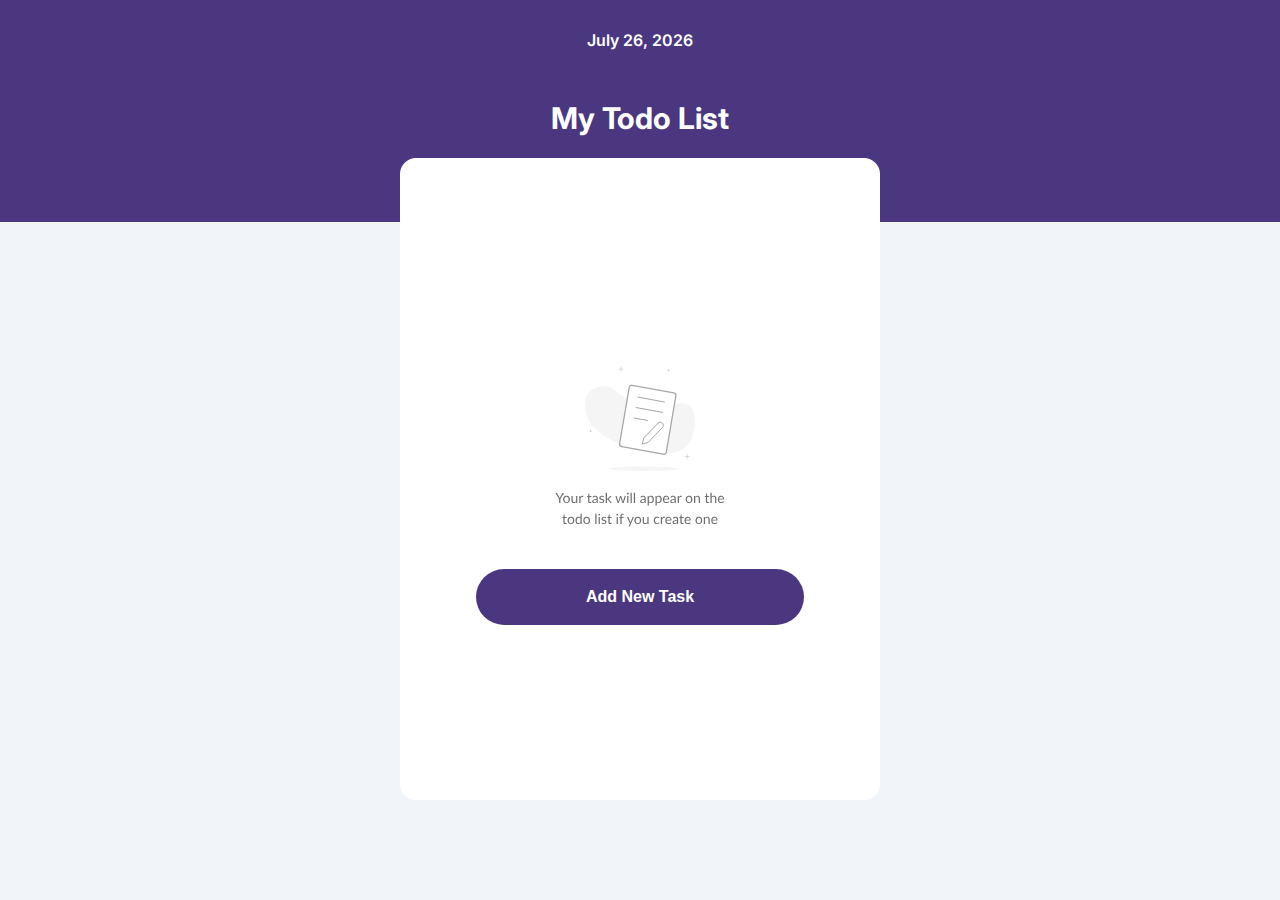
<file: index.html>
<!DOCTYPE html>
<html lang="en">
  <head>
    <meta charset="UTF-8" />
    <meta name="viewport" content="width=device-width, initial-scale=1.0" />
    <title>My Todo App</title>
    <link rel="stylesheet" href="./style.css" />
    <link rel="preconnect" href="https://fonts.googleapis.com" />
    <link rel="preconnect" href="https://fonts.gstatic.com" crossorigin />
    <link
      href="https://fonts.googleapis.com/css2?family=Inter:ital,opsz,wght@0,14..32,100..900;1,14..32,100..900&display=swap"
      rel="stylesheet"
    />
  </head>
  <body>
    <div class="home-page">
      <header>
        <div class="header-section">
          <h1 id="dateDisplay">October 20, 2024</h1>
          <p class="header-title">My Todo List</p>
        </div>
      </header>
      <main>
        <div class="main-section">
          <div class="main-content">
            <div class="incomplete-main-content">
              <ul id="incomplete-todo-list" class="incomplete-todo-list"></ul>

              <svg
                class="no-todo-icon"
                width="180"
                height="163"
                viewBox="0 0 180 163"
                fill="none"
                xmlns="http://www.w3.org/2000/svg"
              >
                <path
                  d="M109.111 38.6132C101.292 38.6616 93.3513 38.2837 85.924 36.1418C78.4968 34 71.9281 29.9586 65.9564 25.2388C62.0469 22.1666 58.4919 19.7243 53.416 20.0926C48.4531 20.3635 43.7059 22.2869 39.8772 25.578C33.4204 31.4511 34.4001 42.3057 36.9754 49.9426C40.8569 61.4465 52.6696 69.4323 62.7 74.6367C74.298 80.6551 87.0344 84.1538 99.8081 86.1599C111.005 87.9238 125.383 89.2128 135.078 81.6146C143.989 74.6464 146.433 58.7135 144.25 47.9558C143.719 44.7785 142.09 41.9115 139.669 39.8925C133.408 35.1436 124.077 38.3127 117.042 38.4775C114.476 38.5356 111.779 38.6035 109.111 38.6132Z"
                  fill="#F5F5F5"
                />
                <path
                  d="M70.9854 1V5.16737"
                  stroke="#A7A7A7"
                  stroke-width="0.384396"
                  stroke-linecap="round"
                  stroke-linejoin="round"
                />
                <path
                  d="M68.9795 3.08346H72.9917"
                  stroke="#A7A7A7"
                  stroke-width="0.384396"
                  stroke-linecap="round"
                  stroke-linejoin="round"
                />
                <path
                  d="M137.233 88.4608V92.6281"
                  stroke="#A7A7A7"
                  stroke-width="0.384396"
                  stroke-linecap="round"
                  stroke-linejoin="round"
                />
                <path
                  d="M135.227 90.5443H139.24"
                  stroke="#A7A7A7"
                  stroke-width="0.384396"
                  stroke-linecap="round"
                  stroke-linejoin="round"
                />
                <path
                  d="M40.6701 66.0691C41.1752 66.0691 41.5845 65.6439 41.5845 65.1193C41.5845 64.5948 41.1752 64.1695 40.6701 64.1695C40.1651 64.1695 39.7557 64.5948 39.7557 65.1193C39.7557 65.6439 40.1651 66.0691 40.6701 66.0691Z"
                  fill="#C4C4C4"
                />
                <path
                  d="M118.525 5.30306C119.03 5.30306 119.44 4.87784 119.44 4.35329C119.44 3.82875 119.03 3.40352 118.525 3.40352C118.02 3.40352 117.611 3.82875 117.611 4.35329C117.611 4.87784 118.02 5.30306 118.525 5.30306Z"
                  fill="#C4C4C4"
                />
                <path
                  d="M93.1832 105C112.095 105 127.427 104.011 127.427 102.79C127.427 101.57 112.095 100.581 93.1832 100.581C74.2711 100.581 58.9397 101.57 58.9397 102.79C58.9397 104.011 74.2711 105 93.1832 105Z"
                  fill="#F5F5F5"
                />
                <g clip-path="url(#clip0_78_1146)">
                  <path
                    d="M123.779 26.9033L82.1625 19.2657C80.7723 19.0106 79.4463 19.9743 79.2007 21.4182L69.6617 77.4944C69.4161 78.9383 70.3439 80.3156 71.734 80.5708L113.351 88.2083C114.741 88.4634 116.067 87.4997 116.312 86.0558L125.851 29.9796C126.097 28.5357 125.169 27.1584 123.779 26.9033Z"
                    fill="white"
                    stroke="#A7A7A7"
                    stroke-width="1.3"
                    stroke-linecap="round"
                    stroke-linejoin="round"
                  />
                  <path
                    d="M87.9219 31.1024L114.435 35.9675"
                    stroke="#A7A7A7"
                    stroke-linecap="round"
                    stroke-linejoin="round"
                  />
                  <path
                    d="M112.665 46.4246L86.1486 41.5627"
                    stroke="#A7A7A7"
                    stroke-linecap="round"
                    stroke-linejoin="round"
                  />
                  <path
                    d="M97.6349 54.4524L84.3785 52.0198"
                    stroke="#A7A7A7"
                    stroke-linecap="round"
                    stroke-linejoin="round"
                  />
                  <path
                    d="M108.194 57.0509C108.473 56.7604 108.805 56.5299 109.171 56.3726C109.536 56.2154 109.928 56.1345 110.324 56.1345C110.719 56.1345 111.111 56.2154 111.476 56.3726C111.842 56.5299 112.174 56.7604 112.454 57.0509C112.733 57.3414 112.955 57.6864 113.107 58.066C113.258 58.4456 113.336 58.8524 113.336 59.2633C113.336 59.6742 113.258 60.0811 113.107 60.4607C112.955 60.8403 112.733 61.1852 112.454 61.4758L98.0758 76.4097L92.2182 78.069L93.8157 71.9848L108.194 57.0509Z"
                    stroke="#A7A7A7"
                    stroke-linecap="round"
                    stroke-linejoin="round"
                  />
                </g>
                <path
                  d="M10.4113 133.003V137H9.05326V133.003L5.37826 126.969H6.56826C6.68959 126.969 6.78526 126.999 6.85526 127.06C6.92526 127.116 6.98592 127.191 7.03726 127.284L9.33326 131.183C9.41726 131.346 9.49426 131.5 9.56426 131.645C9.63426 131.785 9.69492 131.927 9.74626 132.072C9.79759 131.927 9.85592 131.785 9.92126 131.645C9.98659 131.5 10.0589 131.346 10.1383 131.183L12.4273 127.284C12.4693 127.205 12.5276 127.132 12.6023 127.067C12.6769 127.002 12.7726 126.969 12.8893 126.969H14.0863L10.4113 133.003ZM16.5453 129.797C17.0633 129.797 17.53 129.883 17.9453 130.056C18.3607 130.229 18.7153 130.474 19.0093 130.791C19.3033 131.108 19.5273 131.493 19.6813 131.946C19.84 132.394 19.9193 132.896 19.9193 133.451C19.9193 134.011 19.84 134.515 19.6813 134.963C19.5273 135.411 19.3033 135.794 19.0093 136.111C18.7153 136.428 18.3607 136.673 17.9453 136.846C17.53 137.014 17.0633 137.098 16.5453 137.098C16.0227 137.098 15.5513 137.014 15.1313 136.846C14.716 136.673 14.3613 136.428 14.0673 136.111C13.7733 135.794 13.547 135.411 13.3883 134.963C13.2343 134.515 13.1573 134.011 13.1573 133.451C13.1573 132.896 13.2343 132.394 13.3883 131.946C13.547 131.493 13.7733 131.108 14.0673 130.791C14.3613 130.474 14.716 130.229 15.1313 130.056C15.5513 129.883 16.0227 129.797 16.5453 129.797ZM16.5453 136.125C17.2453 136.125 17.768 135.892 18.1133 135.425C18.4587 134.954 18.6313 134.298 18.6313 133.458C18.6313 132.613 18.4587 131.955 18.1133 131.484C17.768 131.013 17.2453 130.777 16.5453 130.777C16.1907 130.777 15.8803 130.838 15.6143 130.959C15.353 131.08 15.1337 131.255 14.9563 131.484C14.7837 131.713 14.653 131.995 14.5643 132.331C14.4803 132.662 14.4383 133.038 14.4383 133.458C14.4383 134.298 14.611 134.954 14.9563 135.425C15.3063 135.892 15.836 136.125 16.5453 136.125ZM27.3307 129.909V137H26.5887C26.4114 137 26.2994 136.914 26.2527 136.741L26.1547 135.978C25.8467 136.319 25.5014 136.594 25.1187 136.804C24.736 137.009 24.2974 137.112 23.8027 137.112C23.4154 137.112 23.0724 137.049 22.7737 136.923C22.4797 136.792 22.2324 136.61 22.0317 136.377C21.831 136.144 21.6794 135.861 21.5767 135.53C21.4787 135.199 21.4297 134.832 21.4297 134.431V129.909H22.6757V134.431C22.6757 134.968 22.797 135.383 23.0397 135.677C23.287 135.971 23.6627 136.118 24.1667 136.118C24.5354 136.118 24.8784 136.032 25.1957 135.859C25.5177 135.682 25.814 135.439 26.0847 135.131V129.909H27.3307ZM30.4893 131.33C30.7133 130.845 30.9887 130.467 31.3153 130.196C31.642 129.921 32.041 129.783 32.5123 129.783C32.6617 129.783 32.804 129.799 32.9393 129.832C33.0793 129.865 33.203 129.916 33.3103 129.986L33.2193 130.917C33.1913 131.034 33.1213 131.092 33.0093 131.092C32.944 131.092 32.8483 131.078 32.7223 131.05C32.5963 131.022 32.454 131.008 32.2953 131.008C32.0713 131.008 31.8707 131.041 31.6933 131.106C31.5207 131.171 31.3643 131.269 31.2243 131.4C31.089 131.526 30.9653 131.685 30.8533 131.876C30.746 132.063 30.648 132.277 30.5593 132.52V137H29.3063V129.909H30.0203C30.1557 129.909 30.249 129.935 30.3003 129.986C30.3517 130.037 30.3867 130.126 30.4053 130.252L30.4893 131.33ZM39.8642 137.112C39.3042 137.112 38.8725 136.956 38.5692 136.643C38.2705 136.33 38.1212 135.88 38.1212 135.292V130.952H37.2672C37.1925 130.952 37.1295 130.931 37.0782 130.889C37.0269 130.842 37.0012 130.772 37.0012 130.679V130.182L38.1632 130.035L38.4502 127.844C38.4642 127.774 38.4945 127.718 38.5412 127.676C38.5925 127.629 38.6579 127.606 38.7372 127.606H39.3672V130.049H41.4182V130.952H39.3672V135.208C39.3672 135.507 39.4395 135.728 39.5842 135.873C39.7289 136.018 39.9155 136.09 40.1442 136.09C40.2749 136.09 40.3869 136.074 40.4802 136.041C40.5782 136.004 40.6622 135.964 40.7322 135.922C40.8022 135.88 40.8605 135.843 40.9072 135.81C40.9585 135.773 41.0029 135.754 41.0402 135.754C41.1055 135.754 41.1639 135.794 41.2152 135.873L41.5792 136.468C41.3645 136.669 41.1055 136.827 40.8022 136.944C40.4989 137.056 40.1862 137.112 39.8642 137.112ZM46.5478 133.808C45.9738 133.827 45.4838 133.873 45.0778 133.948C44.6764 134.018 44.3474 134.111 44.0908 134.228C43.8388 134.345 43.6544 134.482 43.5378 134.641C43.4258 134.8 43.3698 134.977 43.3698 135.173C43.3698 135.36 43.4001 135.521 43.4608 135.656C43.5214 135.791 43.6031 135.903 43.7058 135.992C43.8131 136.076 43.9368 136.139 44.0768 136.181C44.2214 136.218 44.3754 136.237 44.5388 136.237C44.7581 136.237 44.9588 136.216 45.1408 136.174C45.3228 136.127 45.4931 136.062 45.6518 135.978C45.8151 135.894 45.9691 135.794 46.1138 135.677C46.2631 135.56 46.4078 135.427 46.5478 135.278V133.808ZM42.5228 130.91C42.9148 130.532 43.3371 130.25 43.7898 130.063C44.2424 129.876 44.7441 129.783 45.2948 129.783C45.6914 129.783 46.0438 129.848 46.3518 129.979C46.6598 130.11 46.9188 130.292 47.1288 130.525C47.3388 130.758 47.4974 131.041 47.6048 131.372C47.7121 131.703 47.7658 132.067 47.7658 132.464V137H47.2128C47.0914 137 46.9981 136.981 46.9328 136.944C46.8674 136.902 46.8161 136.823 46.7788 136.706L46.6388 136.034C46.4521 136.207 46.2701 136.361 46.0928 136.496C45.9154 136.627 45.7288 136.739 45.5328 136.832C45.3368 136.921 45.1268 136.988 44.9028 137.035C44.6834 137.086 44.4384 137.112 44.1678 137.112C43.8924 137.112 43.6334 137.075 43.3908 137C43.1481 136.921 42.9358 136.804 42.7538 136.65C42.5764 136.496 42.4341 136.302 42.3268 136.069C42.2241 135.831 42.1728 135.551 42.1728 135.229C42.1728 134.949 42.2498 134.681 42.4038 134.424C42.5578 134.163 42.8074 133.932 43.1528 133.731C43.4981 133.53 43.9484 133.367 44.5038 133.241C45.0591 133.11 45.7404 133.036 46.5478 133.017V132.464C46.5478 131.913 46.4288 131.498 46.1908 131.218C45.9528 130.933 45.6051 130.791 45.1478 130.791C44.8398 130.791 44.5808 130.831 44.3708 130.91C44.1654 130.985 43.9858 131.071 43.8318 131.169C43.6824 131.262 43.5518 131.349 43.4398 131.428C43.3324 131.503 43.2251 131.54 43.1178 131.54C43.0338 131.54 42.9614 131.519 42.9008 131.477C42.8401 131.43 42.7888 131.374 42.7468 131.309L42.5228 130.91ZM53.7938 131.078C53.7378 131.181 53.6514 131.232 53.5348 131.232C53.4648 131.232 53.3854 131.206 53.2968 131.155C53.2081 131.104 53.0984 131.048 52.9678 130.987C52.8418 130.922 52.6901 130.863 52.5128 130.812C52.3354 130.756 52.1254 130.728 51.8828 130.728C51.6728 130.728 51.4838 130.756 51.3158 130.812C51.1478 130.863 51.0031 130.936 50.8818 131.029C50.7651 131.122 50.6741 131.232 50.6088 131.358C50.5481 131.479 50.5178 131.612 50.5178 131.757C50.5178 131.939 50.5691 132.091 50.6718 132.212C50.7791 132.333 50.9191 132.438 51.0918 132.527C51.2644 132.616 51.4604 132.695 51.6798 132.765C51.8991 132.83 52.1231 132.903 52.3518 132.982C52.5851 133.057 52.8114 133.141 53.0308 133.234C53.2501 133.327 53.4461 133.444 53.6188 133.584C53.7914 133.724 53.9291 133.897 54.0318 134.102C54.1391 134.303 54.1928 134.545 54.1928 134.83C54.1928 135.157 54.1344 135.46 54.0178 135.74C53.9011 136.015 53.7284 136.256 53.4998 136.461C53.2711 136.662 52.9911 136.82 52.6598 136.937C52.3284 137.054 51.9458 137.112 51.5118 137.112C51.0171 137.112 50.5691 137.033 50.1678 136.874C49.7664 136.711 49.4258 136.503 49.1458 136.251L49.4398 135.775C49.4771 135.714 49.5214 135.668 49.5728 135.635C49.6241 135.602 49.6894 135.586 49.7688 135.586C49.8528 135.586 49.9414 135.619 50.0348 135.684C50.1281 135.749 50.2401 135.822 50.3708 135.901C50.5061 135.98 50.6694 136.053 50.8608 136.118C51.0521 136.183 51.2901 136.216 51.5748 136.216C51.8174 136.216 52.0298 136.186 52.2118 136.125C52.3938 136.06 52.5454 135.973 52.6668 135.866C52.7881 135.759 52.8768 135.635 52.9328 135.495C52.9934 135.355 53.0238 135.206 53.0238 135.047C53.0238 134.851 52.9701 134.69 52.8628 134.564C52.7601 134.433 52.6224 134.324 52.4498 134.235C52.2771 134.142 52.0788 134.062 51.8548 133.997C51.6354 133.927 51.4091 133.855 51.1758 133.78C50.9471 133.705 50.7208 133.621 50.4968 133.528C50.2774 133.43 50.0814 133.309 49.9088 133.164C49.7361 133.019 49.5961 132.842 49.4888 132.632C49.3861 132.417 49.3348 132.158 49.3348 131.855C49.3348 131.584 49.3908 131.325 49.5028 131.078C49.6148 130.826 49.7781 130.607 49.9928 130.42C50.2074 130.229 50.4711 130.077 50.7838 129.965C51.0964 129.853 51.4534 129.797 51.8548 129.797C52.3214 129.797 52.7391 129.872 53.1078 130.021C53.4811 130.166 53.8031 130.366 54.0738 130.623L53.7938 131.078ZM56.9734 126.689V132.758H57.2954C57.3887 132.758 57.4657 132.746 57.5264 132.723C57.5917 132.695 57.6594 132.641 57.7294 132.562L59.9694 130.161C60.0347 130.082 60.1024 130.021 60.1724 129.979C60.2471 129.932 60.3451 129.909 60.4664 129.909H61.5934L58.9824 132.688C58.8564 132.847 58.7211 132.97 58.5764 133.059C58.6604 133.115 58.7351 133.18 58.8004 133.255C58.8704 133.325 58.9357 133.407 58.9964 133.5L61.7684 137H60.6554C60.5481 137 60.4547 136.984 60.3754 136.951C60.3007 136.914 60.2354 136.848 60.1794 136.755L57.8484 133.85C57.7784 133.752 57.7084 133.689 57.6384 133.661C57.5731 133.628 57.4704 133.612 57.3304 133.612H56.9734V137H55.7204V126.689H56.9734ZM75.9037 129.909L73.6077 137H72.6207C72.4994 137 72.4154 136.921 72.3687 136.762L70.8007 131.953C70.7634 131.846 70.733 131.738 70.7097 131.631C70.6864 131.519 70.663 131.409 70.6397 131.302C70.6164 131.409 70.593 131.519 70.5697 131.631C70.5464 131.738 70.516 131.848 70.4787 131.96L68.8827 136.762C68.8407 136.921 68.7474 137 68.6027 137H67.6647L65.3687 129.909H66.3487C66.4467 129.909 66.5284 129.935 66.5937 129.986C66.6637 130.037 66.7104 130.098 66.7337 130.168L68.0917 134.732C68.171 135.068 68.234 135.385 68.2807 135.684C68.3227 135.53 68.3647 135.374 68.4067 135.215C68.4534 135.056 68.5024 134.895 68.5537 134.732L70.0517 130.14C70.075 130.07 70.1147 130.012 70.1707 129.965C70.2314 129.918 70.3037 129.895 70.3877 129.895H70.9337C71.027 129.895 71.104 129.918 71.1647 129.965C71.2254 130.012 71.2674 130.07 71.2907 130.14L72.7537 134.732C72.805 134.895 72.8517 135.056 72.8937 135.215C72.9357 135.374 72.9754 135.53 73.0127 135.684C73.036 135.53 73.064 135.376 73.0967 135.222C73.134 135.063 73.1737 134.9 73.2157 134.732L74.6017 130.168C74.625 130.093 74.6694 130.033 74.7347 129.986C74.8 129.935 74.877 129.909 74.9657 129.909H75.9037ZM78.4329 129.909V137H77.1869V129.909H78.4329ZM78.6989 127.683C78.6989 127.804 78.6732 127.919 78.6219 128.026C78.5752 128.129 78.5099 128.222 78.4259 128.306C78.3465 128.385 78.2509 128.448 78.1389 128.495C78.0315 128.542 77.9172 128.565 77.7959 128.565C77.6745 128.565 77.5602 128.542 77.4529 128.495C77.3502 128.448 77.2592 128.385 77.1799 128.306C77.1005 128.222 77.0375 128.129 76.9909 128.026C76.9442 127.919 76.9209 127.804 76.9209 127.683C76.9209 127.562 76.9442 127.447 76.9909 127.34C77.0375 127.228 77.1005 127.132 77.1799 127.053C77.2592 126.969 77.3502 126.904 77.4529 126.857C77.5602 126.81 77.6745 126.787 77.7959 126.787C77.9172 126.787 78.0315 126.81 78.1389 126.857C78.2509 126.904 78.3465 126.969 78.4259 127.053C78.5099 127.132 78.5752 127.228 78.6219 127.34C78.6732 127.447 78.6989 127.562 78.6989 127.683ZM81.7682 126.689V137H80.5222V126.689H81.7682ZM85.0768 126.689V137H83.8308V126.689H85.0768ZM94.5224 133.808C93.9484 133.827 93.4584 133.873 93.0524 133.948C92.651 134.018 92.322 134.111 92.0654 134.228C91.8134 134.345 91.629 134.482 91.5124 134.641C91.4004 134.8 91.3444 134.977 91.3444 135.173C91.3444 135.36 91.3747 135.521 91.4354 135.656C91.496 135.791 91.5777 135.903 91.6804 135.992C91.7877 136.076 91.9114 136.139 92.0514 136.181C92.196 136.218 92.35 136.237 92.5134 136.237C92.7327 136.237 92.9334 136.216 93.1154 136.174C93.2974 136.127 93.4677 136.062 93.6264 135.978C93.7897 135.894 93.9437 135.794 94.0884 135.677C94.2377 135.56 94.3824 135.427 94.5224 135.278V133.808ZM90.4974 130.91C90.8894 130.532 91.3117 130.25 91.7644 130.063C92.217 129.876 92.7187 129.783 93.2694 129.783C93.666 129.783 94.0184 129.848 94.3264 129.979C94.6344 130.11 94.8934 130.292 95.1034 130.525C95.3134 130.758 95.472 131.041 95.5794 131.372C95.6867 131.703 95.7404 132.067 95.7404 132.464V137H95.1874C95.066 137 94.9727 136.981 94.9074 136.944C94.842 136.902 94.7907 136.823 94.7534 136.706L94.6134 136.034C94.4267 136.207 94.2447 136.361 94.0674 136.496C93.89 136.627 93.7034 136.739 93.5074 136.832C93.3114 136.921 93.1014 136.988 92.8774 137.035C92.658 137.086 92.413 137.112 92.1424 137.112C91.867 137.112 91.608 137.075 91.3654 137C91.1227 136.921 90.9104 136.804 90.7284 136.65C90.551 136.496 90.4087 136.302 90.3014 136.069C90.1987 135.831 90.1474 135.551 90.1474 135.229C90.1474 134.949 90.2244 134.681 90.3784 134.424C90.5324 134.163 90.782 133.932 91.1274 133.731C91.4727 133.53 91.923 133.367 92.4784 133.241C93.0337 133.11 93.715 133.036 94.5224 133.017V132.464C94.5224 131.913 94.4034 131.498 94.1654 131.218C93.9274 130.933 93.5797 130.791 93.1224 130.791C92.8144 130.791 92.5554 130.831 92.3454 130.91C92.14 130.985 91.9604 131.071 91.8064 131.169C91.657 131.262 91.5264 131.349 91.4144 131.428C91.307 131.503 91.1997 131.54 91.0924 131.54C91.0084 131.54 90.936 131.519 90.8754 131.477C90.8147 131.43 90.7634 131.374 90.7214 131.309L90.4974 130.91ZM98.8914 135.292C99.12 135.6 99.3697 135.817 99.6404 135.943C99.911 136.069 100.214 136.132 100.55 136.132C101.213 136.132 101.722 135.896 102.076 135.425C102.431 134.954 102.608 134.282 102.608 133.409C102.608 132.947 102.566 132.55 102.482 132.219C102.403 131.888 102.286 131.617 102.132 131.407C101.978 131.192 101.789 131.036 101.565 130.938C101.341 130.84 101.087 130.791 100.802 130.791C100.396 130.791 100.039 130.884 99.7314 131.071C99.428 131.258 99.148 131.521 98.8914 131.862V135.292ZM98.8284 131.008C99.127 130.639 99.4724 130.343 99.8644 130.119C100.256 129.895 100.704 129.783 101.208 129.783C101.619 129.783 101.99 129.862 102.321 130.021C102.653 130.175 102.935 130.406 103.168 130.714C103.402 131.017 103.581 131.395 103.707 131.848C103.833 132.301 103.896 132.821 103.896 133.409C103.896 133.932 103.826 134.419 103.686 134.872C103.546 135.32 103.343 135.71 103.077 136.041C102.816 136.368 102.494 136.627 102.111 136.818C101.733 137.005 101.306 137.098 100.83 137.098C100.396 137.098 100.023 137.026 99.7104 136.881C99.4024 136.732 99.1294 136.526 98.8914 136.265V139.401H97.6384V129.909H98.3874C98.5647 129.909 98.6744 129.995 98.7164 130.168L98.8284 131.008ZM106.739 135.292C106.968 135.6 107.217 135.817 107.488 135.943C107.759 136.069 108.062 136.132 108.398 136.132C109.061 136.132 109.569 135.896 109.924 135.425C110.279 134.954 110.456 134.282 110.456 133.409C110.456 132.947 110.414 132.55 110.33 132.219C110.251 131.888 110.134 131.617 109.98 131.407C109.826 131.192 109.637 131.036 109.413 130.938C109.189 130.84 108.935 130.791 108.65 130.791C108.244 130.791 107.887 130.884 107.579 131.071C107.276 131.258 106.996 131.521 106.739 131.862V135.292ZM106.676 131.008C106.975 130.639 107.32 130.343 107.712 130.119C108.104 129.895 108.552 129.783 109.056 129.783C109.467 129.783 109.838 129.862 110.169 130.021C110.5 130.175 110.783 130.406 111.016 130.714C111.249 131.017 111.429 131.395 111.555 131.848C111.681 132.301 111.744 132.821 111.744 133.409C111.744 133.932 111.674 134.419 111.534 134.872C111.394 135.32 111.191 135.71 110.925 136.041C110.664 136.368 110.342 136.627 109.959 136.818C109.581 137.005 109.154 137.098 108.678 137.098C108.244 137.098 107.871 137.026 107.558 136.881C107.25 136.732 106.977 136.526 106.739 136.265V139.401H105.486V129.909H106.235C106.412 129.909 106.522 129.995 106.564 130.168L106.676 131.008ZM118.08 132.681C118.08 132.392 118.038 132.128 117.954 131.89C117.874 131.647 117.755 131.44 117.597 131.267C117.443 131.09 117.254 130.954 117.03 130.861C116.806 130.763 116.551 130.714 116.267 130.714C115.669 130.714 115.196 130.889 114.846 131.239C114.5 131.584 114.286 132.065 114.202 132.681H118.08ZM119.088 136.006C118.934 136.193 118.749 136.356 118.535 136.496C118.32 136.631 118.089 136.743 117.842 136.832C117.599 136.921 117.347 136.986 117.086 137.028C116.824 137.075 116.565 137.098 116.309 137.098C115.819 137.098 115.366 137.016 114.951 136.853C114.54 136.685 114.183 136.442 113.88 136.125C113.581 135.803 113.348 135.406 113.18 134.935C113.012 134.464 112.928 133.922 112.928 133.311C112.928 132.816 113.002 132.354 113.152 131.925C113.306 131.496 113.525 131.125 113.81 130.812C114.094 130.495 114.442 130.247 114.853 130.07C115.263 129.888 115.725 129.797 116.239 129.797C116.663 129.797 117.055 129.869 117.415 130.014C117.779 130.154 118.091 130.359 118.353 130.63C118.619 130.896 118.826 131.227 118.976 131.624C119.125 132.016 119.2 132.464 119.2 132.968C119.2 133.164 119.179 133.295 119.137 133.36C119.095 133.425 119.015 133.458 118.899 133.458H114.16C114.174 133.906 114.234 134.296 114.342 134.627C114.454 134.958 114.608 135.236 114.804 135.46C115 135.679 115.233 135.845 115.504 135.957C115.774 136.064 116.078 136.118 116.414 136.118C116.726 136.118 116.995 136.083 117.219 136.013C117.447 135.938 117.643 135.859 117.807 135.775C117.97 135.691 118.105 135.614 118.213 135.544C118.325 135.469 118.42 135.432 118.5 135.432C118.602 135.432 118.682 135.472 118.738 135.551L119.088 136.006ZM124.573 133.808C123.999 133.827 123.509 133.873 123.103 133.948C122.702 134.018 122.373 134.111 122.116 134.228C121.864 134.345 121.68 134.482 121.563 134.641C121.451 134.8 121.395 134.977 121.395 135.173C121.395 135.36 121.425 135.521 121.486 135.656C121.547 135.791 121.628 135.903 121.731 135.992C121.838 136.076 121.962 136.139 122.102 136.181C122.247 136.218 122.401 136.237 122.564 136.237C122.783 136.237 122.984 136.216 123.166 136.174C123.348 136.127 123.518 136.062 123.677 135.978C123.84 135.894 123.994 135.794 124.139 135.677C124.288 135.56 124.433 135.427 124.573 135.278V133.808ZM120.548 130.91C120.94 130.532 121.362 130.25 121.815 130.063C122.268 129.876 122.769 129.783 123.32 129.783C123.717 129.783 124.069 129.848 124.377 129.979C124.685 130.11 124.944 130.292 125.154 130.525C125.364 130.758 125.523 131.041 125.63 131.372C125.737 131.703 125.791 132.067 125.791 132.464V137H125.238C125.117 137 125.023 136.981 124.958 136.944C124.893 136.902 124.841 136.823 124.804 136.706L124.664 136.034C124.477 136.207 124.295 136.361 124.118 136.496C123.941 136.627 123.754 136.739 123.558 136.832C123.362 136.921 123.152 136.988 122.928 137.035C122.709 137.086 122.464 137.112 122.193 137.112C121.918 137.112 121.659 137.075 121.416 137C121.173 136.921 120.961 136.804 120.779 136.65C120.602 136.496 120.459 136.302 120.352 136.069C120.249 135.831 120.198 135.551 120.198 135.229C120.198 134.949 120.275 134.681 120.429 134.424C120.583 134.163 120.833 133.932 121.178 133.731C121.523 133.53 121.974 133.367 122.529 133.241C123.084 133.11 123.766 133.036 124.573 133.017V132.464C124.573 131.913 124.454 131.498 124.216 131.218C123.978 130.933 123.63 130.791 123.173 130.791C122.865 130.791 122.606 130.831 122.396 130.91C122.191 130.985 122.011 131.071 121.857 131.169C121.708 131.262 121.577 131.349 121.465 131.428C121.358 131.503 121.25 131.54 121.143 131.54C121.059 131.54 120.987 131.519 120.926 131.477C120.865 131.43 120.814 131.374 120.772 131.309L120.548 130.91ZM128.872 131.33C129.096 130.845 129.371 130.467 129.698 130.196C130.025 129.921 130.424 129.783 130.895 129.783C131.044 129.783 131.187 129.799 131.322 129.832C131.462 129.865 131.586 129.916 131.693 129.986L131.602 130.917C131.574 131.034 131.504 131.092 131.392 131.092C131.327 131.092 131.231 131.078 131.105 131.05C130.979 131.022 130.837 131.008 130.678 131.008C130.454 131.008 130.253 131.041 130.076 131.106C129.903 131.171 129.747 131.269 129.607 131.4C129.472 131.526 129.348 131.685 129.236 131.876C129.129 132.063 129.031 132.277 128.942 132.52V137H127.689V129.909H128.403C128.538 129.909 128.632 129.935 128.683 129.986C128.734 130.037 128.769 130.126 128.788 130.252L128.872 131.33ZM139.059 129.797C139.577 129.797 140.044 129.883 140.459 130.056C140.874 130.229 141.229 130.474 141.523 130.791C141.817 131.108 142.041 131.493 142.195 131.946C142.354 132.394 142.433 132.896 142.433 133.451C142.433 134.011 142.354 134.515 142.195 134.963C142.041 135.411 141.817 135.794 141.523 136.111C141.229 136.428 140.874 136.673 140.459 136.846C140.044 137.014 139.577 137.098 139.059 137.098C138.536 137.098 138.065 137.014 137.645 136.846C137.23 136.673 136.875 136.428 136.581 136.111C136.287 135.794 136.061 135.411 135.902 134.963C135.748 134.515 135.671 134.011 135.671 133.451C135.671 132.896 135.748 132.394 135.902 131.946C136.061 131.493 136.287 131.108 136.581 130.791C136.875 130.474 137.23 130.229 137.645 130.056C138.065 129.883 138.536 129.797 139.059 129.797ZM139.059 136.125C139.759 136.125 140.282 135.892 140.627 135.425C140.972 134.954 141.145 134.298 141.145 133.458C141.145 132.613 140.972 131.955 140.627 131.484C140.282 131.013 139.759 130.777 139.059 130.777C138.704 130.777 138.394 130.838 138.128 130.959C137.867 131.08 137.647 131.255 137.47 131.484C137.297 131.713 137.167 131.995 137.078 132.331C136.994 132.662 136.952 133.038 136.952 133.458C136.952 134.298 137.125 134.954 137.47 135.425C137.82 135.892 138.35 136.125 139.059 136.125ZM145.189 130.938C145.343 130.765 145.507 130.609 145.679 130.469C145.852 130.329 146.034 130.21 146.225 130.112C146.421 130.009 146.627 129.932 146.841 129.881C147.061 129.825 147.296 129.797 147.548 129.797C147.936 129.797 148.276 129.862 148.57 129.993C148.869 130.119 149.116 130.301 149.312 130.539C149.513 130.772 149.665 131.055 149.767 131.386C149.87 131.717 149.921 132.084 149.921 132.485V137H148.668V132.485C148.668 131.948 148.545 131.533 148.297 131.239C148.055 130.94 147.684 130.791 147.184 130.791C146.816 130.791 146.47 130.88 146.148 131.057C145.831 131.234 145.537 131.475 145.266 131.778V137H144.013V129.909H144.762C144.94 129.909 145.049 129.995 145.091 130.168L145.189 130.938ZM157.579 137.112C157.019 137.112 156.587 136.956 156.284 136.643C155.985 136.33 155.836 135.88 155.836 135.292V130.952H154.982C154.907 130.952 154.844 130.931 154.793 130.889C154.742 130.842 154.716 130.772 154.716 130.679V130.182L155.878 130.035L156.165 127.844C156.179 127.774 156.209 127.718 156.256 127.676C156.307 127.629 156.373 127.606 156.452 127.606H157.082V130.049H159.133V130.952H157.082V135.208C157.082 135.507 157.154 135.728 157.299 135.873C157.444 136.018 157.63 136.09 157.859 136.09C157.99 136.09 158.102 136.074 158.195 136.041C158.293 136.004 158.377 135.964 158.447 135.922C158.517 135.88 158.575 135.843 158.622 135.81C158.673 135.773 158.718 135.754 158.755 135.754C158.82 135.754 158.879 135.794 158.93 135.873L159.294 136.468C159.079 136.669 158.82 136.827 158.517 136.944C158.214 137.056 157.901 137.112 157.579 137.112ZM161.673 130.854C161.976 130.532 162.312 130.275 162.681 130.084C163.049 129.893 163.474 129.797 163.955 129.797C164.342 129.797 164.683 129.862 164.977 129.993C165.275 130.119 165.523 130.301 165.719 130.539C165.919 130.772 166.071 131.055 166.174 131.386C166.276 131.717 166.328 132.084 166.328 132.485V137H165.075V132.485C165.075 131.948 164.951 131.533 164.704 131.239C164.461 130.94 164.09 130.791 163.591 130.791C163.222 130.791 162.877 130.88 162.555 131.057C162.237 131.234 161.943 131.475 161.673 131.778V137H160.42V126.689H161.673V130.854ZM172.972 132.681C172.972 132.392 172.93 132.128 172.846 131.89C172.767 131.647 172.648 131.44 172.489 131.267C172.335 131.09 172.146 130.954 171.922 130.861C171.698 130.763 171.444 130.714 171.159 130.714C170.562 130.714 170.088 130.889 169.738 131.239C169.393 131.584 169.178 132.065 169.094 132.681H172.972ZM173.98 136.006C173.826 136.193 173.642 136.356 173.427 136.496C173.213 136.631 172.982 136.743 172.734 136.832C172.492 136.921 172.24 136.986 171.978 137.028C171.717 137.075 171.458 137.098 171.201 137.098C170.711 137.098 170.259 137.016 169.843 136.853C169.433 136.685 169.076 136.442 168.772 136.125C168.474 135.803 168.24 135.406 168.072 134.935C167.904 134.464 167.82 133.922 167.82 133.311C167.82 132.816 167.895 132.354 168.044 131.925C168.198 131.496 168.418 131.125 168.702 130.812C168.987 130.495 169.335 130.247 169.745 130.07C170.156 129.888 170.618 129.797 171.131 129.797C171.556 129.797 171.948 129.869 172.307 130.014C172.671 130.154 172.984 130.359 173.245 130.63C173.511 130.896 173.719 131.227 173.868 131.624C174.018 132.016 174.092 132.464 174.092 132.968C174.092 133.164 174.071 133.295 174.029 133.36C173.987 133.425 173.908 133.458 173.791 133.458H169.052C169.066 133.906 169.127 134.296 169.234 134.627C169.346 134.958 169.5 135.236 169.696 135.46C169.892 135.679 170.126 135.845 170.396 135.957C170.667 136.064 170.97 136.118 171.306 136.118C171.619 136.118 171.887 136.083 172.111 136.013C172.34 135.938 172.536 135.859 172.699 135.775C172.863 135.691 172.998 135.614 173.105 135.544C173.217 135.469 173.313 135.432 173.392 135.432C173.495 135.432 173.574 135.472 173.63 135.551L173.98 136.006ZM15.1318 158.112C14.5718 158.112 14.1401 157.956 13.8368 157.643C13.5381 157.33 13.3888 156.88 13.3888 156.292V151.952H12.5348C12.4601 151.952 12.3971 151.931 12.3458 151.889C12.2944 151.842 12.2688 151.772 12.2688 151.679V151.182L13.4308 151.035L13.7178 148.844C13.7318 148.774 13.7621 148.718 13.8088 148.676C13.8601 148.629 13.9254 148.606 14.0048 148.606H14.6348V151.049H16.6858V151.952H14.6348V156.208C14.6348 156.507 14.7071 156.728 14.8518 156.873C14.9964 157.018 15.1831 157.09 15.4118 157.09C15.5424 157.09 15.6544 157.074 15.7478 157.041C15.8458 157.004 15.9298 156.964 15.9998 156.922C16.0698 156.88 16.1281 156.843 16.1748 156.81C16.2261 156.773 16.2704 156.754 16.3078 156.754C16.3731 156.754 16.4314 156.794 16.4828 156.873L16.8468 157.468C16.6321 157.669 16.3731 157.827 16.0698 157.944C15.7664 158.056 15.4538 158.112 15.1318 158.112ZM20.9203 150.797C21.4383 150.797 21.905 150.883 22.3203 151.056C22.7357 151.229 23.0903 151.474 23.3843 151.791C23.6783 152.108 23.9023 152.493 24.0563 152.946C24.215 153.394 24.2943 153.896 24.2943 154.451C24.2943 155.011 24.215 155.515 24.0563 155.963C23.9023 156.411 23.6783 156.794 23.3843 157.111C23.0903 157.428 22.7357 157.673 22.3203 157.846C21.905 158.014 21.4383 158.098 20.9203 158.098C20.3977 158.098 19.9263 158.014 19.5063 157.846C19.091 157.673 18.7363 157.428 18.4423 157.111C18.1483 156.794 17.922 156.411 17.7633 155.963C17.6093 155.515 17.5323 155.011 17.5323 154.451C17.5323 153.896 17.6093 153.394 17.7633 152.946C17.922 152.493 18.1483 152.108 18.4423 151.791C18.7363 151.474 19.091 151.229 19.5063 151.056C19.9263 150.883 20.3977 150.797 20.9203 150.797ZM20.9203 157.125C21.6203 157.125 22.143 156.892 22.4883 156.425C22.8337 155.954 23.0063 155.298 23.0063 154.458C23.0063 153.613 22.8337 152.955 22.4883 152.484C22.143 152.013 21.6203 151.777 20.9203 151.777C20.5657 151.777 20.2553 151.838 19.9893 151.959C19.728 152.08 19.5087 152.255 19.3313 152.484C19.1587 152.713 19.028 152.995 18.9393 153.331C18.8553 153.662 18.8133 154.038 18.8133 154.458C18.8133 155.298 18.986 155.954 19.3313 156.425C19.6813 156.892 20.211 157.125 20.9203 157.125ZM30.4947 152.596C30.2614 152.283 30.0094 152.066 29.7387 151.945C29.468 151.819 29.1647 151.756 28.8287 151.756C28.1707 151.756 27.6644 151.992 27.3097 152.463C26.955 152.934 26.7777 153.606 26.7777 154.479C26.7777 154.941 26.8174 155.338 26.8967 155.669C26.976 155.996 27.0927 156.266 27.2467 156.481C27.4007 156.691 27.5897 156.845 27.8137 156.943C28.0377 157.041 28.292 157.09 28.5767 157.09C28.9874 157.09 29.3444 156.997 29.6477 156.81C29.9557 156.623 30.238 156.36 30.4947 156.019V152.596ZM31.7407 147.689V158H30.9987C30.8214 158 30.7094 157.914 30.6627 157.741L30.5507 156.88C30.2474 157.244 29.902 157.538 29.5147 157.762C29.1274 157.986 28.6794 158.098 28.1707 158.098C27.7647 158.098 27.396 158.021 27.0647 157.867C26.7334 157.708 26.451 157.477 26.2177 157.174C25.9844 156.871 25.8047 156.493 25.6787 156.04C25.5527 155.587 25.4897 155.067 25.4897 154.479C25.4897 153.956 25.5597 153.471 25.6997 153.023C25.8397 152.57 26.0404 152.178 26.3017 151.847C26.563 151.516 26.8827 151.257 27.2607 151.07C27.6434 150.879 28.0727 150.783 28.5487 150.783C28.9827 150.783 29.3537 150.858 29.6617 151.007C29.9744 151.152 30.252 151.355 30.4947 151.616V147.689H31.7407ZM36.6977 150.797C37.2157 150.797 37.6823 150.883 38.0977 151.056C38.513 151.229 38.8677 151.474 39.1617 151.791C39.4557 152.108 39.6797 152.493 39.8337 152.946C39.9923 153.394 40.0717 153.896 40.0717 154.451C40.0717 155.011 39.9923 155.515 39.8337 155.963C39.6797 156.411 39.4557 156.794 39.1617 157.111C38.8677 157.428 38.513 157.673 38.0977 157.846C37.6823 158.014 37.2157 158.098 36.6977 158.098C36.175 158.098 35.7037 158.014 35.2837 157.846C34.8683 157.673 34.5137 157.428 34.2197 157.111C33.9257 156.794 33.6993 156.411 33.5407 155.963C33.3867 155.515 33.3097 155.011 33.3097 154.451C33.3097 153.896 33.3867 153.394 33.5407 152.946C33.6993 152.493 33.9257 152.108 34.2197 151.791C34.5137 151.474 34.8683 151.229 35.2837 151.056C35.7037 150.883 36.175 150.797 36.6977 150.797ZM36.6977 157.125C37.3977 157.125 37.9203 156.892 38.2657 156.425C38.611 155.954 38.7837 155.298 38.7837 154.458C38.7837 153.613 38.611 152.955 38.2657 152.484C37.9203 152.013 37.3977 151.777 36.6977 151.777C36.343 151.777 36.0327 151.838 35.7667 151.959C35.5053 152.08 35.286 152.255 35.1087 152.484C34.936 152.713 34.8053 152.995 34.7167 153.331C34.6327 153.662 34.5907 154.038 34.5907 154.458C34.5907 155.298 34.7633 155.954 35.1087 156.425C35.4587 156.892 35.9883 157.125 36.6977 157.125ZM46.5221 147.689V158H45.2761V147.689H46.5221ZM49.8587 150.909V158H48.6127V150.909H49.8587ZM50.1247 148.683C50.1247 148.804 50.099 148.919 50.0477 149.026C50.001 149.129 49.9357 149.222 49.8517 149.306C49.7723 149.385 49.6767 149.448 49.5647 149.495C49.4573 149.542 49.343 149.565 49.2217 149.565C49.1003 149.565 48.986 149.542 48.8787 149.495C48.776 149.448 48.685 149.385 48.6057 149.306C48.5263 149.222 48.4633 149.129 48.4167 149.026C48.37 148.919 48.3467 148.804 48.3467 148.683C48.3467 148.562 48.37 148.447 48.4167 148.34C48.4633 148.228 48.5263 148.132 48.6057 148.053C48.685 147.969 48.776 147.904 48.8787 147.857C48.986 147.81 49.1003 147.787 49.2217 147.787C49.343 147.787 49.4573 147.81 49.5647 147.857C49.6767 147.904 49.7723 147.969 49.8517 148.053C49.9357 148.132 50.001 148.228 50.0477 148.34C50.099 148.447 50.1247 148.562 50.1247 148.683ZM56.0359 152.078C55.9799 152.181 55.8936 152.232 55.7769 152.232C55.7069 152.232 55.6276 152.206 55.5389 152.155C55.4503 152.104 55.3406 152.048 55.2099 151.987C55.0839 151.922 54.9323 151.863 54.7549 151.812C54.5776 151.756 54.3676 151.728 54.1249 151.728C53.9149 151.728 53.7259 151.756 53.5579 151.812C53.3899 151.863 53.2453 151.936 53.1239 152.029C53.0073 152.122 52.9163 152.232 52.8509 152.358C52.7903 152.479 52.7599 152.612 52.7599 152.757C52.7599 152.939 52.8113 153.091 52.9139 153.212C53.0213 153.333 53.1613 153.438 53.3339 153.527C53.5066 153.616 53.7026 153.695 53.9219 153.765C54.1413 153.83 54.3653 153.903 54.5939 153.982C54.8273 154.057 55.0536 154.141 55.2729 154.234C55.4923 154.327 55.6883 154.444 55.8609 154.584C56.0336 154.724 56.1713 154.897 56.2739 155.102C56.3813 155.303 56.4349 155.545 56.4349 155.83C56.4349 156.157 56.3766 156.46 56.2599 156.74C56.1433 157.015 55.9706 157.256 55.7419 157.461C55.5133 157.662 55.2333 157.82 54.9019 157.937C54.5706 158.054 54.1879 158.112 53.7539 158.112C53.2593 158.112 52.8113 158.033 52.4099 157.874C52.0086 157.711 51.6679 157.503 51.3879 157.251L51.6819 156.775C51.7193 156.714 51.7636 156.668 51.8149 156.635C51.8663 156.602 51.9316 156.586 52.0109 156.586C52.0949 156.586 52.1836 156.619 52.2769 156.684C52.3703 156.749 52.4823 156.822 52.6129 156.901C52.7483 156.98 52.9116 157.053 53.1029 157.118C53.2943 157.183 53.5323 157.216 53.8169 157.216C54.0596 157.216 54.2719 157.186 54.4539 157.125C54.6359 157.06 54.7876 156.973 54.9089 156.866C55.0303 156.759 55.1189 156.635 55.1749 156.495C55.2356 156.355 55.2659 156.206 55.2659 156.047C55.2659 155.851 55.2123 155.69 55.1049 155.564C55.0023 155.433 54.8646 155.324 54.6919 155.235C54.5193 155.142 54.3209 155.062 54.0969 154.997C53.8776 154.927 53.6513 154.855 53.4179 154.78C53.1893 154.705 52.9629 154.621 52.7389 154.528C52.5196 154.43 52.3236 154.309 52.1509 154.164C51.9783 154.019 51.8383 153.842 51.7309 153.632C51.6283 153.417 51.5769 153.158 51.5769 152.855C51.5769 152.584 51.6329 152.325 51.7449 152.078C51.8569 151.826 52.0203 151.607 52.2349 151.42C52.4496 151.229 52.7133 151.077 53.0259 150.965C53.3386 150.853 53.6956 150.797 54.0969 150.797C54.5636 150.797 54.9813 150.872 55.3499 151.021C55.7233 151.166 56.0453 151.366 56.3159 151.623L56.0359 152.078ZM60.1396 158.112C59.5796 158.112 59.1479 157.956 58.8446 157.643C58.5459 157.33 58.3966 156.88 58.3966 156.292V151.952H57.5426C57.4679 151.952 57.4049 151.931 57.3536 151.889C57.3023 151.842 57.2766 151.772 57.2766 151.679V151.182L58.4386 151.035L58.7256 148.844C58.7396 148.774 58.7699 148.718 58.8166 148.676C58.8679 148.629 58.9333 148.606 59.0126 148.606H59.6426V151.049H61.6936V151.952H59.6426V156.208C59.6426 156.507 59.7149 156.728 59.8596 156.873C60.0043 157.018 60.1909 157.09 60.4196 157.09C60.5503 157.09 60.6623 157.074 60.7556 157.041C60.8536 157.004 60.9376 156.964 61.0076 156.922C61.0776 156.88 61.1359 156.843 61.1826 156.81C61.2339 156.773 61.2783 156.754 61.3156 156.754C61.3809 156.754 61.4393 156.794 61.4906 156.873L61.8546 157.468C61.6399 157.669 61.3809 157.827 61.0776 157.944C60.7743 158.056 60.4616 158.112 60.1396 158.112ZM67.8782 150.909V158H66.6322V150.909H67.8782ZM68.1442 148.683C68.1442 148.804 68.1185 148.919 68.0672 149.026C68.0205 149.129 67.9552 149.222 67.8712 149.306C67.7919 149.385 67.6962 149.448 67.5842 149.495C67.4769 149.542 67.3625 149.565 67.2412 149.565C67.1199 149.565 67.0055 149.542 66.8982 149.495C66.7955 149.448 66.7045 149.385 66.6252 149.306C66.5459 149.222 66.4829 149.129 66.4362 149.026C66.3895 148.919 66.3662 148.804 66.3662 148.683C66.3662 148.562 66.3895 148.447 66.4362 148.34C66.4829 148.228 66.5459 148.132 66.6252 148.053C66.7045 147.969 66.7955 147.904 66.8982 147.857C67.0055 147.81 67.1199 147.787 67.2412 147.787C67.3625 147.787 67.4769 147.81 67.5842 147.857C67.6962 147.904 67.7919 147.969 67.8712 148.053C67.9552 148.132 68.0205 148.228 68.0672 148.34C68.1185 148.447 68.1442 148.562 68.1442 148.683ZM70.3875 158V151.973L69.6035 151.882C69.5055 151.859 69.4238 151.824 69.3585 151.777C69.2978 151.726 69.2675 151.653 69.2675 151.56V151.049H70.3875V150.363C70.3875 149.957 70.4435 149.598 70.5555 149.285C70.6721 148.968 70.8355 148.702 71.0455 148.487C71.2601 148.268 71.5168 148.102 71.8155 147.99C72.1141 147.878 72.4501 147.822 72.8235 147.822C73.1408 147.822 73.4325 147.869 73.6985 147.962L73.6705 148.585C73.6611 148.697 73.5981 148.758 73.4815 148.767C73.3695 148.776 73.2178 148.781 73.0265 148.781C72.8118 148.781 72.6158 148.809 72.4385 148.865C72.2658 148.921 72.1165 149.012 71.9905 149.138C71.8645 149.264 71.7665 149.43 71.6965 149.635C71.6311 149.84 71.5985 150.095 71.5985 150.398V151.049H73.6425V151.952H71.6405V158H70.3875ZM83.9185 150.909L79.9635 160.093C79.9215 160.186 79.8678 160.261 79.8025 160.317C79.7418 160.373 79.6461 160.401 79.5155 160.401H78.5915L79.8865 157.587L76.9605 150.909H78.0385C78.1458 150.909 78.2298 150.937 78.2905 150.993C78.3558 151.044 78.4001 151.103 78.4235 151.168L80.3205 155.634C80.3951 155.83 80.4581 156.035 80.5095 156.25C80.5748 156.031 80.6448 155.823 80.7195 155.627L82.5605 151.168C82.5885 151.093 82.6351 151.033 82.7005 150.986C82.7705 150.935 82.8475 150.909 82.9315 150.909H83.9185ZM87.8168 150.797C88.3348 150.797 88.8015 150.883 89.2168 151.056C89.6322 151.229 89.9868 151.474 90.2808 151.791C90.5748 152.108 90.7988 152.493 90.9528 152.946C91.1115 153.394 91.1908 153.896 91.1908 154.451C91.1908 155.011 91.1115 155.515 90.9528 155.963C90.7988 156.411 90.5748 156.794 90.2808 157.111C89.9868 157.428 89.6322 157.673 89.2168 157.846C88.8015 158.014 88.3348 158.098 87.8168 158.098C87.2942 158.098 86.8228 158.014 86.4028 157.846C85.9875 157.673 85.6328 157.428 85.3388 157.111C85.0448 156.794 84.8185 156.411 84.6598 155.963C84.5058 155.515 84.4288 155.011 84.4288 154.451C84.4288 153.896 84.5058 153.394 84.6598 152.946C84.8185 152.493 85.0448 152.108 85.3388 151.791C85.6328 151.474 85.9875 151.229 86.4028 151.056C86.8228 150.883 87.2942 150.797 87.8168 150.797ZM87.8168 157.125C88.5168 157.125 89.0395 156.892 89.3848 156.425C89.7302 155.954 89.9028 155.298 89.9028 154.458C89.9028 153.613 89.7302 152.955 89.3848 152.484C89.0395 152.013 88.5168 151.777 87.8168 151.777C87.4622 151.777 87.1518 151.838 86.8858 151.959C86.6245 152.08 86.4052 152.255 86.2278 152.484C86.0552 152.713 85.9245 152.995 85.8358 153.331C85.7518 153.662 85.7098 154.038 85.7098 154.458C85.7098 155.298 85.8825 155.954 86.2278 156.425C86.5778 156.892 87.1075 157.125 87.8168 157.125ZM98.6022 150.909V158H97.8602C97.6828 158 97.5708 157.914 97.5242 157.741L97.4262 156.978C97.1182 157.319 96.7728 157.594 96.3902 157.804C96.0075 158.009 95.5688 158.112 95.0742 158.112C94.6868 158.112 94.3438 158.049 94.0452 157.923C93.7512 157.792 93.5038 157.61 93.3032 157.377C93.1025 157.144 92.9508 156.861 92.8482 156.53C92.7502 156.199 92.7012 155.832 92.7012 155.431V150.909H93.9472V155.431C93.9472 155.968 94.0685 156.383 94.3112 156.677C94.5585 156.971 94.9342 157.118 95.4382 157.118C95.8068 157.118 96.1498 157.032 96.4672 156.859C96.7892 156.682 97.0855 156.439 97.3562 156.131V150.909H98.6022ZM109.095 152.169C109.058 152.22 109.02 152.26 108.983 152.288C108.946 152.316 108.894 152.33 108.829 152.33C108.759 152.33 108.682 152.302 108.598 152.246C108.514 152.185 108.409 152.12 108.283 152.05C108.162 151.98 108.01 151.917 107.828 151.861C107.651 151.8 107.431 151.77 107.17 151.77C106.82 151.77 106.512 151.833 106.246 151.959C105.98 152.08 105.756 152.258 105.574 152.491C105.397 152.724 105.261 153.007 105.168 153.338C105.079 153.669 105.035 154.04 105.035 154.451C105.035 154.88 105.084 155.263 105.182 155.599C105.28 155.93 105.418 156.21 105.595 156.439C105.777 156.663 105.994 156.836 106.246 156.957C106.503 157.074 106.79 157.132 107.107 157.132C107.41 157.132 107.66 157.097 107.856 157.027C108.052 156.952 108.213 156.871 108.339 156.782C108.47 156.693 108.577 156.614 108.661 156.544C108.75 156.469 108.836 156.432 108.92 156.432C109.023 156.432 109.102 156.472 109.158 156.551L109.508 157.006C109.354 157.197 109.179 157.361 108.983 157.496C108.787 157.631 108.575 157.746 108.346 157.839C108.122 157.928 107.886 157.993 107.639 158.035C107.392 158.077 107.14 158.098 106.883 158.098C106.44 158.098 106.027 158.016 105.644 157.853C105.266 157.69 104.937 157.454 104.657 157.146C104.377 156.833 104.158 156.451 103.999 155.998C103.84 155.545 103.761 155.03 103.761 154.451C103.761 153.924 103.833 153.436 103.978 152.988C104.127 152.54 104.342 152.155 104.622 151.833C104.907 151.506 105.254 151.252 105.665 151.07C106.08 150.888 106.556 150.797 107.093 150.797C107.592 150.797 108.031 150.879 108.409 151.042C108.792 151.201 109.13 151.427 109.424 151.721L109.095 152.169ZM112.028 152.33C112.252 151.845 112.528 151.467 112.854 151.196C113.181 150.921 113.58 150.783 114.051 150.783C114.201 150.783 114.343 150.799 114.478 150.832C114.618 150.865 114.742 150.916 114.849 150.986L114.758 151.917C114.73 152.034 114.66 152.092 114.548 152.092C114.483 152.092 114.387 152.078 114.261 152.05C114.135 152.022 113.993 152.008 113.834 152.008C113.61 152.008 113.41 152.041 113.232 152.106C113.06 152.171 112.903 152.269 112.763 152.4C112.628 152.526 112.504 152.685 112.392 152.876C112.285 153.063 112.187 153.277 112.098 153.52V158H110.845V150.909H111.559C111.695 150.909 111.788 150.935 111.839 150.986C111.891 151.037 111.926 151.126 111.944 151.252L112.028 152.33ZM120.404 153.681C120.404 153.392 120.362 153.128 120.278 152.89C120.199 152.647 120.08 152.44 119.921 152.267C119.767 152.09 119.578 151.954 119.354 151.861C119.13 151.763 118.876 151.714 118.591 151.714C117.994 151.714 117.52 151.889 117.17 152.239C116.825 152.584 116.61 153.065 116.526 153.681H120.404ZM121.412 157.006C121.258 157.193 121.074 157.356 120.859 157.496C120.644 157.631 120.413 157.743 120.166 157.832C119.923 157.921 119.671 157.986 119.41 158.028C119.149 158.075 118.89 158.098 118.633 158.098C118.143 158.098 117.69 158.016 117.275 157.853C116.864 157.685 116.507 157.442 116.204 157.125C115.905 156.803 115.672 156.406 115.504 155.935C115.336 155.464 115.252 154.922 115.252 154.311C115.252 153.816 115.327 153.354 115.476 152.925C115.63 152.496 115.849 152.125 116.134 151.812C116.419 151.495 116.766 151.247 117.177 151.07C117.588 150.888 118.05 150.797 118.563 150.797C118.988 150.797 119.38 150.869 119.739 151.014C120.103 151.154 120.416 151.359 120.677 151.63C120.943 151.896 121.151 152.227 121.3 152.624C121.449 153.016 121.524 153.464 121.524 153.968C121.524 154.164 121.503 154.295 121.461 154.36C121.419 154.425 121.34 154.458 121.223 154.458H116.484C116.498 154.906 116.559 155.296 116.666 155.627C116.778 155.958 116.932 156.236 117.128 156.46C117.324 156.679 117.557 156.845 117.828 156.957C118.099 157.064 118.402 157.118 118.738 157.118C119.051 157.118 119.319 157.083 119.543 157.013C119.772 156.938 119.968 156.859 120.131 156.775C120.294 156.691 120.43 156.614 120.537 156.544C120.649 156.469 120.745 156.432 120.824 156.432C120.927 156.432 121.006 156.472 121.062 156.551L121.412 157.006ZM126.897 154.808C126.323 154.827 125.833 154.873 125.427 154.948C125.026 155.018 124.697 155.111 124.44 155.228C124.188 155.345 124.004 155.482 123.887 155.641C123.775 155.8 123.719 155.977 123.719 156.173C123.719 156.36 123.75 156.521 123.81 156.656C123.871 156.791 123.953 156.903 124.055 156.992C124.163 157.076 124.286 157.139 124.426 157.181C124.571 157.218 124.725 157.237 124.888 157.237C125.108 157.237 125.308 157.216 125.49 157.174C125.672 157.127 125.843 157.062 126.001 156.978C126.165 156.894 126.319 156.794 126.463 156.677C126.613 156.56 126.757 156.427 126.897 156.278V154.808ZM122.872 151.91C123.264 151.532 123.687 151.25 124.139 151.063C124.592 150.876 125.094 150.783 125.644 150.783C126.041 150.783 126.393 150.848 126.701 150.979C127.009 151.11 127.268 151.292 127.478 151.525C127.688 151.758 127.847 152.041 127.954 152.372C128.062 152.703 128.115 153.067 128.115 153.464V158H127.562C127.441 158 127.348 157.981 127.282 157.944C127.217 157.902 127.166 157.823 127.128 157.706L126.988 157.034C126.802 157.207 126.62 157.361 126.442 157.496C126.265 157.627 126.078 157.739 125.882 157.832C125.686 157.921 125.476 157.988 125.252 158.035C125.033 158.086 124.788 158.112 124.517 158.112C124.242 158.112 123.983 158.075 123.74 158C123.498 157.921 123.285 157.804 123.103 157.65C122.926 157.496 122.784 157.302 122.676 157.069C122.574 156.831 122.522 156.551 122.522 156.229C122.522 155.949 122.599 155.681 122.753 155.424C122.907 155.163 123.157 154.932 123.502 154.731C123.848 154.53 124.298 154.367 124.853 154.241C125.409 154.11 126.09 154.036 126.897 154.017V153.464C126.897 152.913 126.778 152.498 126.54 152.218C126.302 151.933 125.955 151.791 125.497 151.791C125.189 151.791 124.93 151.831 124.72 151.91C124.515 151.985 124.335 152.071 124.181 152.169C124.032 152.262 123.901 152.349 123.789 152.428C123.682 152.503 123.575 152.54 123.467 152.54C123.383 152.54 123.311 152.519 123.25 152.477C123.19 152.43 123.138 152.374 123.096 152.309L122.872 151.91ZM132.095 158.112C131.535 158.112 131.103 157.956 130.8 157.643C130.501 157.33 130.352 156.88 130.352 156.292V151.952H129.498C129.423 151.952 129.36 151.931 129.309 151.889C129.257 151.842 129.232 151.772 129.232 151.679V151.182L130.394 151.035L130.681 148.844C130.695 148.774 130.725 148.718 130.772 148.676C130.823 148.629 130.888 148.606 130.968 148.606H131.598V151.049H133.649V151.952H131.598V156.208C131.598 156.507 131.67 156.728 131.815 156.873C131.959 157.018 132.146 157.09 132.375 157.09C132.505 157.09 132.617 157.074 132.711 157.041C132.809 157.004 132.893 156.964 132.963 156.922C133.033 156.88 133.091 156.843 133.138 156.81C133.189 156.773 133.233 156.754 133.271 156.754C133.336 156.754 133.394 156.794 133.446 156.873L133.81 157.468C133.595 157.669 133.336 157.827 133.033 157.944C132.729 158.056 132.417 158.112 132.095 158.112ZM139.64 153.681C139.64 153.392 139.598 153.128 139.514 152.89C139.435 152.647 139.316 152.44 139.157 152.267C139.003 152.09 138.814 151.954 138.59 151.861C138.366 151.763 138.112 151.714 137.827 151.714C137.23 151.714 136.756 151.889 136.406 152.239C136.061 152.584 135.846 153.065 135.762 153.681H139.64ZM140.648 157.006C140.494 157.193 140.31 157.356 140.095 157.496C139.881 157.631 139.65 157.743 139.402 157.832C139.16 157.921 138.908 157.986 138.646 158.028C138.385 158.075 138.126 158.098 137.869 158.098C137.379 158.098 136.927 158.016 136.511 157.853C136.101 157.685 135.744 157.442 135.44 157.125C135.142 156.803 134.908 156.406 134.74 155.935C134.572 155.464 134.488 154.922 134.488 154.311C134.488 153.816 134.563 153.354 134.712 152.925C134.866 152.496 135.086 152.125 135.37 151.812C135.655 151.495 136.003 151.247 136.413 151.07C136.824 150.888 137.286 150.797 137.799 150.797C138.224 150.797 138.616 150.869 138.975 151.014C139.339 151.154 139.652 151.359 139.913 151.63C140.179 151.896 140.387 152.227 140.536 152.624C140.686 153.016 140.76 153.464 140.76 153.968C140.76 154.164 140.739 154.295 140.697 154.36C140.655 154.425 140.576 154.458 140.459 154.458H135.72C135.734 154.906 135.795 155.296 135.902 155.627C136.014 155.958 136.168 156.236 136.364 156.46C136.56 156.679 136.794 156.845 137.064 156.957C137.335 157.064 137.638 157.118 137.974 157.118C138.287 157.118 138.555 157.083 138.779 157.013C139.008 156.938 139.204 156.859 139.367 156.775C139.531 156.691 139.666 156.614 139.773 156.544C139.885 156.469 139.981 156.432 140.06 156.432C140.163 156.432 140.242 156.472 140.298 156.551L140.648 157.006ZM148.862 150.797C149.38 150.797 149.846 150.883 150.262 151.056C150.677 151.229 151.032 151.474 151.326 151.791C151.62 152.108 151.844 152.493 151.998 152.946C152.156 153.394 152.236 153.896 152.236 154.451C152.236 155.011 152.156 155.515 151.998 155.963C151.844 156.411 151.62 156.794 151.326 157.111C151.032 157.428 150.677 157.673 150.262 157.846C149.846 158.014 149.38 158.098 148.862 158.098C148.339 158.098 147.868 158.014 147.448 157.846C147.032 157.673 146.678 157.428 146.384 157.111C146.09 156.794 145.863 156.411 145.705 155.963C145.551 155.515 145.474 155.011 145.474 154.451C145.474 153.896 145.551 153.394 145.705 152.946C145.863 152.493 146.09 152.108 146.384 151.791C146.678 151.474 147.032 151.229 147.448 151.056C147.868 150.883 148.339 150.797 148.862 150.797ZM148.862 157.125C149.562 157.125 150.084 156.892 150.43 156.425C150.775 155.954 150.948 155.298 150.948 154.458C150.948 153.613 150.775 152.955 150.43 152.484C150.084 152.013 149.562 151.777 148.862 151.777C148.507 151.777 148.197 151.838 147.931 151.959C147.669 152.08 147.45 152.255 147.273 152.484C147.1 152.713 146.969 152.995 146.881 153.331C146.797 153.662 146.755 154.038 146.755 154.458C146.755 155.298 146.927 155.954 147.273 156.425C147.623 156.892 148.152 157.125 148.862 157.125ZM154.992 151.938C155.146 151.765 155.309 151.609 155.482 151.469C155.655 151.329 155.837 151.21 156.028 151.112C156.224 151.009 156.429 150.932 156.644 150.881C156.863 150.825 157.099 150.797 157.351 150.797C157.738 150.797 158.079 150.862 158.373 150.993C158.672 151.119 158.919 151.301 159.115 151.539C159.316 151.772 159.467 152.055 159.57 152.386C159.673 152.717 159.724 153.084 159.724 153.485V158H158.471V153.485C158.471 152.948 158.347 152.533 158.1 152.239C157.857 151.94 157.486 151.791 156.987 151.791C156.618 151.791 156.273 151.88 155.951 152.057C155.634 152.234 155.34 152.475 155.069 152.778V158H153.816V150.909H154.565C154.742 150.909 154.852 150.995 154.894 151.168L154.992 151.938ZM166.369 153.681C166.369 153.392 166.327 153.128 166.243 152.89C166.163 152.647 166.044 152.44 165.886 152.267C165.732 152.09 165.543 151.954 165.319 151.861C165.095 151.763 164.84 151.714 164.556 151.714C163.958 151.714 163.485 151.889 163.135 152.239C162.789 152.584 162.575 153.065 162.491 153.681H166.369ZM167.377 157.006C167.223 157.193 167.038 157.356 166.824 157.496C166.609 157.631 166.378 157.743 166.131 157.832C165.888 157.921 165.636 157.986 165.375 158.028C165.113 158.075 164.854 158.098 164.598 158.098C164.108 158.098 163.655 158.016 163.24 157.853C162.829 157.685 162.472 157.442 162.169 157.125C161.87 156.803 161.637 156.406 161.469 155.935C161.301 155.464 161.217 154.922 161.217 154.311C161.217 153.816 161.291 153.354 161.441 152.925C161.595 152.496 161.814 152.125 162.099 151.812C162.383 151.495 162.731 151.247 163.142 151.07C163.552 150.888 164.014 150.797 164.528 150.797C164.952 150.797 165.344 150.869 165.704 151.014C166.068 151.154 166.38 151.359 166.642 151.63C166.908 151.896 167.115 152.227 167.265 152.624C167.414 153.016 167.489 153.464 167.489 153.968C167.489 154.164 167.468 154.295 167.426 154.36C167.384 154.425 167.304 154.458 167.188 154.458H162.449C162.463 154.906 162.523 155.296 162.631 155.627C162.743 155.958 162.897 156.236 163.093 156.46C163.289 156.679 163.522 156.845 163.793 156.957C164.063 157.064 164.367 157.118 164.703 157.118C165.015 157.118 165.284 157.083 165.508 157.013C165.736 156.938 165.932 156.859 166.096 156.775C166.259 156.691 166.394 156.614 166.502 156.544C166.614 156.469 166.709 156.432 166.789 156.432C166.891 156.432 166.971 156.472 167.027 156.551L167.377 157.006Z"
                  fill="#6D6D6D"
                />
                <defs>
                  <clipPath id="clip0_78_1146">
                    <rect
                      width="81.7939"
                      height="84.9575"
                      fill="white"
                      transform="translate(56.8594 11.2535)"
                    />
                  </clipPath>
                </defs>
              </svg>

              <div class="btn">
                <input
                  class="new-task-btn"
                  type="button"
                  value="Add New Task"
                />
              </div>
            </div>
            <div class="completed-main-content">
              <p class="completed-text">Completed</p>
              <ul id="completed-todo-list" class="completed-todo-list"></ul>
            </div>
          </div>
        </div>
      </main>
    </div>
    <div class="create-page hidden">
      <header class="header">
        <div class="head-section">
          <div class="back-btn-container">
            <svg
              width="24"
              height="24"
              viewBox="0 0 24 24"
              fill="none"
              xmlns="http://www.w3.org/2000/svg"
            >
              <g clip-path="url(#clip0_4_533)">
                <path
                  d="M10.828 12L15.778 16.95L14.364 18.364L8 12L14.364 5.636L15.778 7.05L10.828 12Z"
                  fill="#4A3780"
                />
              </g>
              <defs>
                <clipPath id="clip0_4_533">
                  <rect width="24" height="24" fill="white" />
                </clipPath>
              </defs>
            </svg>
          </div>

          <h1 id="head-text">Add New Task</h1>
        </div>
      </header>

      <main>
        <div class="create-section">
          <div class="create-title">
            <p class="task-title">Task Title</p>
            <div>
              <input
                class="new-text"
                type="text"
                value=""
                placeholder="Title"
              />
            </div>
          </div>
          <div class="category-section">
            <p>Category</p>
            <div class="categories-icons"></div>
          </div>
          <div class="date-time-container">
            <div>
              <p class="task-title">Date</p>
              <div>
                <input class="date" type="date" value="" />
              </div>
            </div>
            <div>
              <p class="task-title">Time</p>
              <div>
                <input class="time" type="time" value="" />
              </div>
            </div>
          </div>
          <div>
            <p class="task-title">Notes</p>
            <div>
              <textarea class="note" placeholder="Description"></textarea>
            </div>
          </div>
          <div class="btn">
            <button class="save-task-btn" type="button">Save</button>
          </div>
        </div>
        <script src="./app.js"></script>
      </main>
    </div>

    <script src="./app.js"></script>
  </body>
</html>
</file>
<file: style.css>
html,
body {
  /* overflow: hidden; */
  box-sizing: border-box;
  overflow-x: hidden;
}

body {
  margin: 0;
  padding: 0;
  height: 100vh;
  background-color: #f1f5f9;
  font-family: "Inter", sans-serif;
}

header {
  background-color: #4a3780;
  height: 222px;
  width: 100vw;
  position: absolute;
  top: 0;
  left: 0;
}

.header-section {
  display: flex;
  flex-direction: column;
  align-items: center;
}

#dateDisplay {
  font-size: 16px;
  font-weight: 600;
  padding: 32px 16px 16px 16px;
  color: #ffffff;
  line-height: 110%;
  margin: 0;
  height: 18px;
  text-align: center;
}

.header-title {
  font-size: 30px;
  font-weight: bold;
  text-align: center;
  color: #ffffff;
  line-height: 150%;
  vertical-align: top;
}

main {
  padding: 0px 16px;
  margin: 0px auto;
  max-width: 480px;
}

.main-section {
  display: flex;
  flex-direction: column;
  align-items: center;
  height: calc(100vh - 258px);
  position: relative;
  top: 158px;
  gap: 30px;
}

.main-content {
  display: flex;
  flex-direction: column;
  gap: 10px;
  width: 100%;
  height: 100%;
}

.incomplete-main-content {
  background-color: #ffffff;
  border-radius: 16px;
  height: 100%;
  width: 100%;
  display: flex;
  flex-direction: column;
  justify-content: center;
  align-items: center;
}

p {
  font-size: 16px;
  font-weight: 600;
}

.completed-main-content {
  display: none;
  overflow: hidden;
  padding-bottom: 15%;
}

.main-content-display {
  display: block;
  width: 100%;
  height: 100%;
}

.new-task-btn {
  /* button */
  background-color: #4a3780;
  border: #4a3780;
  border-radius: 50px;
  width: 328px;
  height: 56px;

  /* text  */
  color: #ffffff;
  font-size: 16px;
  font-weight: bold;
  line-height: 24px;
  padding: 0px 10px;
}

completed-todos-section {
  display: block;
}

.bottom-btn {
  position: fixed; /*fixes the button's position to the viewport, so it stays in place as the user scrolls */
  bottom: 20px; /* places the button 20px away from the bottom edge of the page*/
  left: 50%; /*centers the button horizontally relative to the viewport*/
  transform: translateX(
    -50%
  ); /* corrects the centerin offset by moving the button back by 50% of its own width*/
}

.todo {
  display: flex;
  justify-content: space-between;
  align-items: center;
  gap: 30px;
  width: 100%;
  padding: 16px 16px;
  box-sizing: border-box;
}

.hidden {
  display: none;
}

.todo-text {
  margin: 0;
  font-size: 16px;
}
.icon-text-container {
  display: flex;
  gap: 12px;
  align-items: center;
}

.checkbox-delete-container {
  display: flex;
  align-items: center;
  gap: 2px;
}

.category-icon-container {
  display: flex;
  height: 48px;
  width: 48px;
  padding: 4px;
  border-radius: 50%;
  justify-content: center;
  align-items: center;
}

.delete-icon {
  margin: 16px;
}

input[type="checkbox"] {
  height: 22px;
  width: 22px;
  margin: 16px;
  border: 2px solid red;
  border-left-color: red;
}

.incomplete-todo-list {
  width: 100%;
  padding: 0;
  list-style-type: none;
  overflow-y: auto;
}

.flex-start {
  justify-content: flex-start;
}

.completed-todo-list {
  background-color: #ffffff;
  border-radius: 16px;
  height: 100%;
  width: 100%;
  padding: 0;
  overflow-y: auto;
}

.no-todo-icon {
  margin-bottom: 40px;
}

.header {
  background-color: #4a3780;
  height: 96px;
  width: 100vw;
}

.head-section {
  display: flex;
  width: 100%;
  height: 80px;
  gap: 70px;
  padding: 16px 16px;
  box-sizing: border-box;
}

.create-section {
  display: flex;
  flex-direction: column;
  position: relative;
  top: 120px;
}

.new-text {
  background-color: #ffffff;
  border: #e0e0e0;
  border-radius: 3px;
  width: 100%;
  height: 55px;
  padding: 0;
  font-size: 16px;
  box-sizing: border-box;
  padding: 10px 10px;
  font-family: "Inter", sans-serif;
}
.task-title {
  font-size: 14px;
  font-weight: bold;
  margin: 0;
  margin-bottom: 10px;
}

.date {
  background-color: #ffffff;
  border: #e0e0e0;
  border-radius: 3px;
  width: 160px;
  height: 55px;
}
.date-time-container {
  display: flex;
  justify-content: space-between;
  height: 77px;
}
.time {
  background-color: #ffffff;
  border: #e0e0e0;
  border-radius: 3px;
  width: 160px;
  height: 55px;
}

.note {
  background-color: #ffffff;
  border: #e0e0e0;
  border-radius: 3px;
  width: 100%;
  height: 173px;
  font-size: 16px;
  box-sizing: border-box;
  padding: 10px 10px;
  font-family: "Inter", sans-serif;
}

.create-section {
  display: flex;
  flex-direction: column;
  gap: 24px;
  width: 100%;
  height: 100%;
}

.save-task-btn {
  background-color: #4a3780;
  border: #c7c7c7;
  border-radius: 50px;
  color: #ffffff;
  width: 328px;
  height: 56px;
  font-size: 16px;
  font-weight: bold;
  line-height: 24px;
  padding: 0px 10px;
  position: fixed;
  bottom: 20px;
  left: 50%;
  transform: translateX(-50%);
}

.back-btn-container {
  display: flex;
  height: 48px;
  width: 48px;
  border-radius: 50%;
  background-color: #ffffff;
  justify-content: center;
  align-items: center;
}

#head-text {
  color: #ffffff;
  font-size: 16px;
  font-weight: 600;
  line-height: 110%;
  height: 18px;
  margin: 0;
  padding-top: 16px;
}

.strike-through {
  text-decoration: line-through;
  text-decoration-color: black;
  color: grey;
}

.incomplete-empty-display {
  /* height: initial; */
  min-height: 150px;
}

.incomplete-display-height {
  max-height: 300px;
}

.incomplete-max-height {
  max-height: 40vh;
  height: initial;
}

.category-section {
  display: flex;
  gap: 24px;
}

.categories-icons {
  display: flex;
  flex-wrap: wrap; /* Ensures icons wrap to the next line if there's not enough space */
  justify-content: space-evenly;
  gap: 12px;
}

.category-icon-container.active {
  border: 2px solid black;
}

.update-task-btn {
  display: none;
  background-color: #4a3780;
  border: #c7c7c7;
  border-radius: 50px;
  color: #ffffff;
  width: 328px;
  height: 56px;
  font-size: 16px;
  font-weight: bold;
  line-height: 24px;
  padding: 0px 10px;
  position: fixed;
  bottom: 20px;
  left: 50%;
  transform: translateX(-50%);
}
</file>
